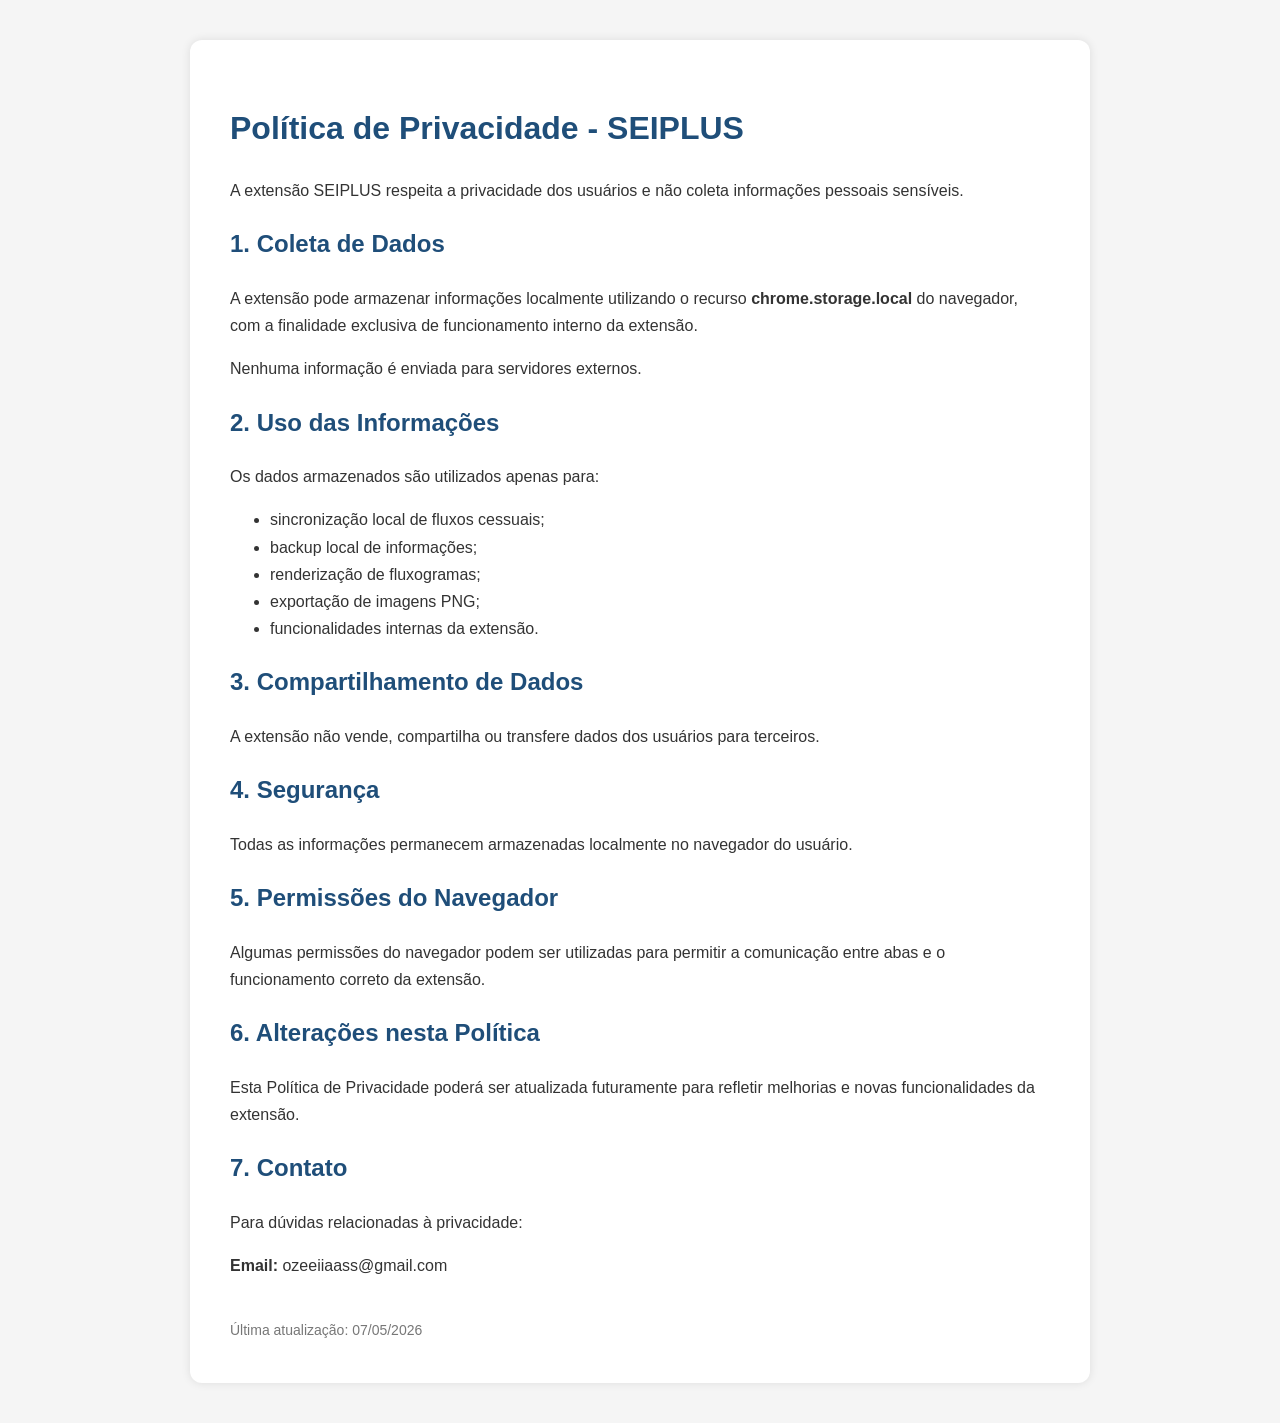
<file: politica_privacidade.html>
<!DOCTYPE html>
<html lang="pt-BR">
<head>
  <meta charset="UTF-8">
  <meta name="viewport" content="width=device-width, initial-scale=1.0">
  <title>Política de Privacidade - SEIPLUS</title>

  <style>
    body{
      font-family: Arial, sans-serif;
      max-width: 900px;
      margin: auto;
      padding: 40px;
      background: #f5f5f5;
      color: #333;
      line-height: 1.7;
    }

    .container{
      background: #fff;
      padding: 40px;
      border-radius: 12px;
      box-shadow: 0 0 10px rgba(0,0,0,0.1);
    }

    h1,h2{
      color: #1f4e79;
    }

    a{
      color: #0066cc;
    }

    footer{
      margin-top: 40px;
      font-size: 14px;
      color: #777;
    }
  </style>
</head>
<body>

<div class="container">

  <h1>Política de Privacidade - SEIPLUS </h1>

  <p>
    A extensão SEIPLUS  respeita a privacidade dos usuários e
    não coleta informações pessoais sensíveis.
  </p>

  <h2>1. Coleta de Dados</h2>

  <p>
    A extensão pode armazenar informações localmente utilizando
    o recurso <strong>chrome.storage.local</strong> do navegador,
    com a finalidade exclusiva de funcionamento interno da extensão.
  </p>

  <p>
    Nenhuma informação é enviada para servidores externos.
  </p>

  <h2>2. Uso das Informações</h2>

  <p>
    Os dados armazenados são utilizados apenas para:
  </p>

  <ul>
    <li>sincronização local de fluxos cessuais;</li>
    <li>backup local de informações;</li>
    <li>renderização de fluxogramas;</li>
    <li>exportação de imagens PNG;</li>
    <li>funcionalidades internas da extensão.</li>
  </ul>

  <h2>3. Compartilhamento de Dados</h2>

  <p>
    A extensão não vende, compartilha ou transfere dados dos usuários
    para terceiros.
  </p>

  <h2>4. Segurança</h2>

  <p>
    Todas as informações permanecem armazenadas localmente no navegador
    do usuário.
  </p>

  <h2>5. Permissões do Navegador</h2>

  <p>
    Algumas permissões do navegador podem ser utilizadas para permitir
    a comunicação entre abas e o funcionamento correto da extensão.
  </p>

  <h2>6. Alterações nesta Política</h2>

  <p>
    Esta Política de Privacidade poderá ser atualizada futuramente
    para refletir melhorias e novas funcionalidades da extensão.
  </p>

  <h2>7. Contato</h2>

  <p>
    Para dúvidas relacionadas à privacidade:
  </p>

  <p>
    <strong>Email:</strong> ozeeiiaass@gmail.com
  </p>

  <footer>
    Última atualização: 07/05/2026
  </footer>

</div>

</body>
</html>
</file>
